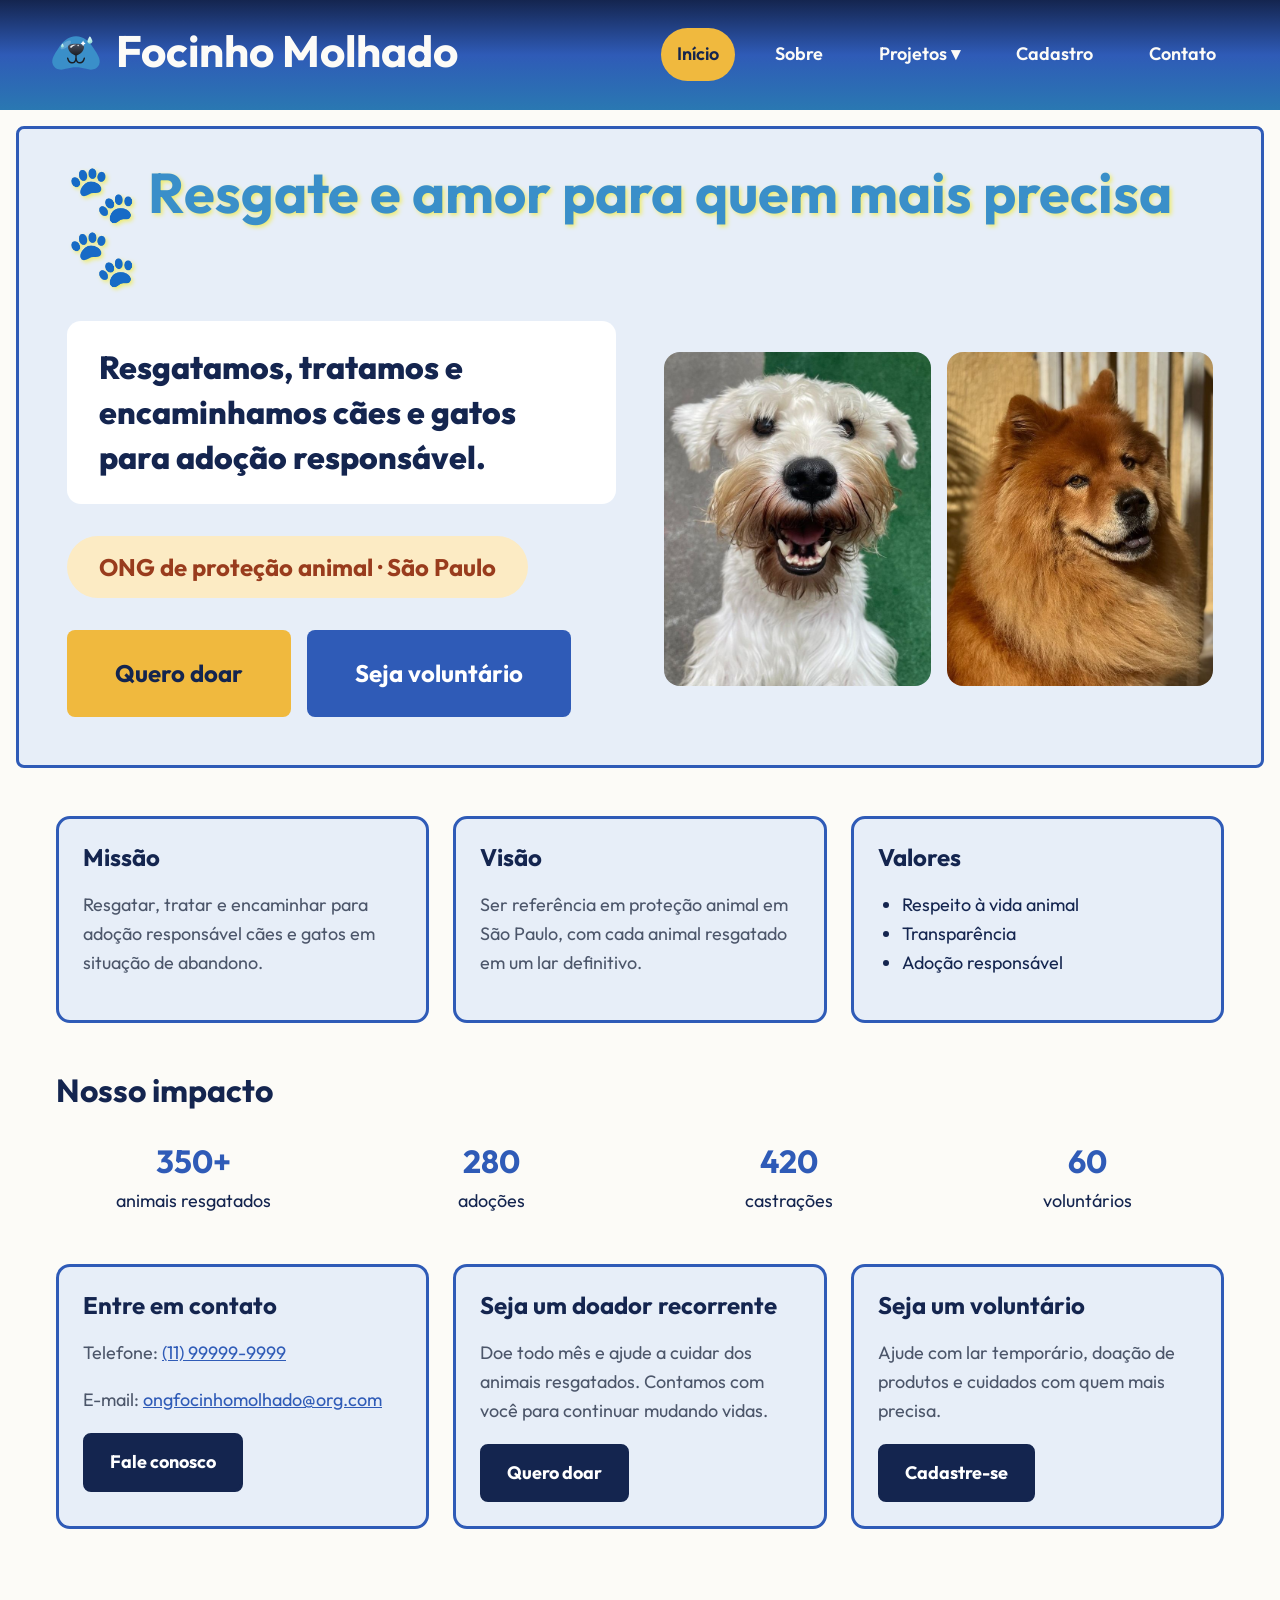
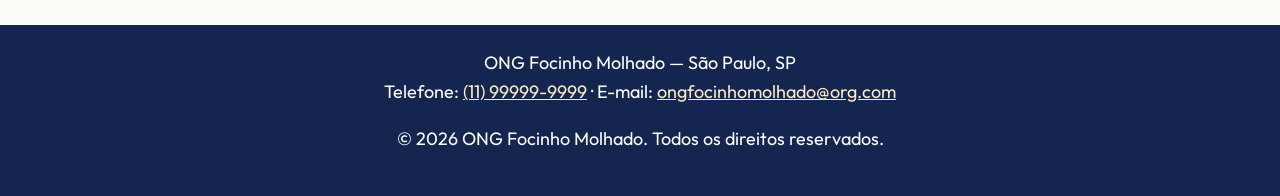
<file: index.html>
<!DOCTYPE html>
<html lang="pt-BR">
<head>
  <meta charset="UTF-8">
  <meta name="viewport" content="width=device-width, initial-scale=1.0">
  <meta name="description" content="ONG Focinho Molhado: resgate, cuidado e adoção de cães e gatos em São Paulo. Conheça nossa missão, seja voluntário ou doador.">
  <title>Início | ONG Focinho Molhado</title>
  <link rel="preconnect" href="https://fonts.googleapis.com">
  <link rel="preconnect" href="https://fonts.gstatic.com" crossorigin>
  <link href="https://fonts.googleapis.com/css2?family=Outfit:wght@400;600;700;800&amp;display=swap" rel="stylesheet">
  <link rel="stylesheet" href="css/style.css">
</head>
<body>
  <a class="pular" href="#conteudo">Pular para o conteúdo</a>

  <header>
    <p class="logo"><a href="index.html"><strong>Focinho Molhado</strong></a></p>
    <button type="button" class="menu-toggle" aria-expanded="false" aria-controls="menu-principal" hidden>☰ Menu</button>
    <nav id="menu-principal" aria-label="Menu principal">
      <ul class="menu__lista">
        <li><a href="index.html" aria-current="page">Início</a></li>
        <li><a href="sobre.html">Sobre</a></li>
        <li class="menu__item--dropdown">
          <a href="projetos.html" aria-haspopup="true">Projetos ▾</a>
          <ul class="submenu">
            <li><a href="projetos.html#resgate">Resgate Seguro</a></li>
            <li><a href="projetos.html#castracao">Castra SP</a></li>
            <li><a href="projetos.html#lar_temp">Lar Temporário</a></li>
            <li><a href="projetos.html#doar">Como Doar</a></li>
          </ul>
        </li>
        <li><a href="cadastro.html">Cadastro</a></li>
        <li><a href="contato.html">Contato</a></li>
      </ul>
    </nav>
  </header>

  <main id="conteudo">

    <section class="hero">
      <h1>🐾 Resgate e amor para quem mais precisa 🐾</h1>

      <div class="hero__texto">
        <p class="hero__descricao">Resgatamos, tratamos e encaminhamos cães e gatos para adoção responsável.</p>
        <span class="hero__selo">ONG de proteção animal · São Paulo</span>
        <div class="hero__botoes">
          <a href="projetos.html#doar" class="btn btn--primario">Quero doar</a>
          <a href="cadastro.html" class="btn btn--secundario">Seja voluntário</a>
        </div>
      </div>

      <div class="hero__fotos">
        <img src="img/inicio_3.jpg" width="900" height="880" alt="Cachorro branco sorrindo após ser resgatado">
        <img src="img/simba_2.jpg" width="900" height="880" alt="Simba, cachorro caramelo adotado pela ONG">
      </div>
    </section>

    <section class="grid secao" aria-label="Quem somos">
      <article class="card col-12 col-md-6 col-lg-4">
        <h2>Missão</h2>
        <p>Resgatar, tratar e encaminhar para adoção responsável cães e gatos em situação de abandono.</p>
      </article>
      <article class="card col-12 col-md-6 col-lg-4">
        <h2>Visão</h2>
        <p>Ser referência em proteção animal em São Paulo, com cada animal resgatado em um lar definitivo.</p>
      </article>
      <article class="card col-12 col-lg-4">
        <h2>Valores</h2>
        <ul class="lista-valores">
          <li>Respeito à vida animal</li>
          <li>Transparência</li>
          <li>Adoção responsável</li>
        </ul>
      </article>
    </section>

    <section class="secao">
      <h2>Nosso impacto</h2>
      <ul class="indicadores grid">
        <li class="col-6 col-md-3"><strong>350+</strong> animais resgatados</li>
        <li class="col-6 col-md-3"><strong>280</strong> adoções</li>
        <li class="col-6 col-md-3"><strong>420</strong> castrações</li>
        <li class="col-6 col-md-3"><strong>60</strong> voluntários</li>
      </ul>
    </section>

    <section class="grid secao" aria-label="Como ajudar">
      <article class="card col-12 col-md-6 col-lg-4">
        <h2>Entre em contato</h2>
        <p>Telefone: <a href="tel:+5511999999999">(11) 99999-9999</a></p>
        <p>E-mail: <a href="mailto:ongfocinhomolhado@org.com">ongfocinhomolhado@org.com</a></p>
        <a class="botao" href="contato.html">Fale conosco</a>
      </article>
      <article class="card col-12 col-md-6 col-lg-4">
        <h2>Seja um doador recorrente</h2>
        <p>Doe todo mês e ajude a cuidar dos animais resgatados. Contamos com você para continuar mudando vidas.</p>
        <a class="botao" href="projetos.html#doar">Quero doar</a>
      </article>
      <article class="card col-12 col-lg-4">
        <h2>Seja um voluntário</h2>
        <p>Ajude com lar temporário, doação de produtos e cuidados com quem mais precisa.</p>
        <a class="botao" href="cadastro.html">Cadastre-se</a>
      </article>
    </section>

  </main>

  <footer>
    <address>
      ONG Focinho Molhado — São Paulo, SP<br>
      Telefone: <a href="tel:+5511999999999">(11) 99999-9999</a> ·
      E-mail: <a href="mailto:ongfocinhomolhado@org.com">ongfocinhomolhado@org.com</a>
    </address>
    <p>&copy; 2026 ONG Focinho Molhado. Todos os direitos reservados.</p>
  </footer>
  <script src="js/menu.js"></script>
</body>
</html>
</file>
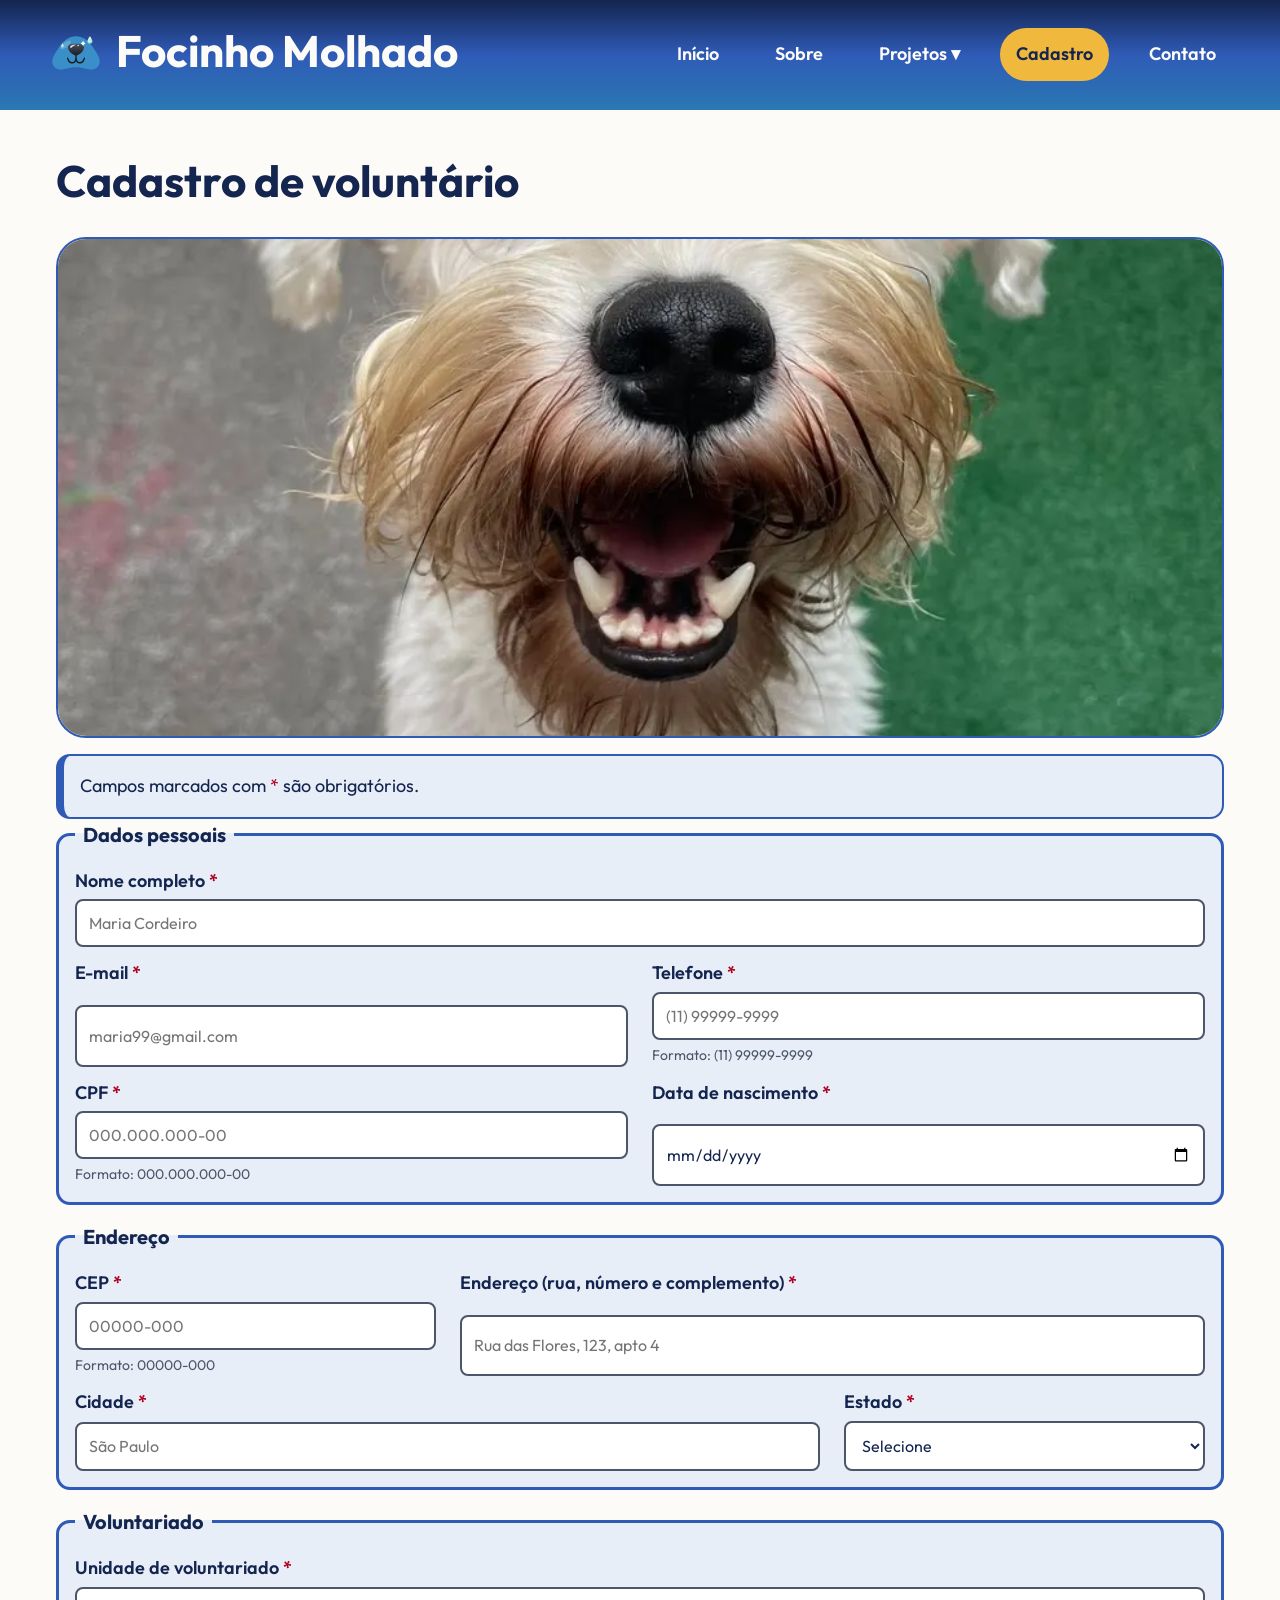
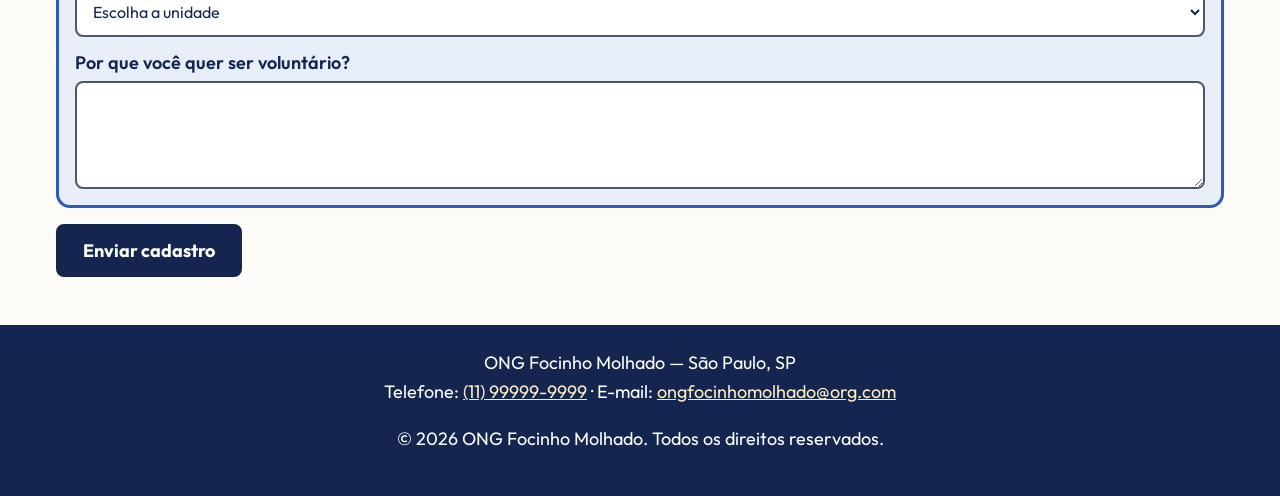
<file: cadastro.html>
<!DOCTYPE html>
<html lang="pt-BR">
<head>
  <meta charset="UTF-8">
  <meta name="viewport" content="width=device-width, initial-scale=1.0">
  <meta name="description" content="Cadastre-se como voluntário da ONG Focinho Molhado.">
  <title>Cadastro | ONG Focinho Molhado</title>
  <link rel="preconnect" href="https://fonts.googleapis.com">
  <link rel="preconnect" href="https://fonts.gstatic.com" crossorigin>
  <link href="https://fonts.googleapis.com/css2?family=Outfit:wght@400;600;700&amp;display=swap" rel="stylesheet">
  <link rel="stylesheet" href="css/style.css">
</head>
<body>
  <a class="pular" href="#conteudo">Pular para o conteúdo</a>

  <header>
    <p class="logo"><a href="index.html"><strong>Focinho Molhado</strong></a></p>
    <button type="button" class="menu-toggle" aria-expanded="false" aria-controls="menu-principal" hidden>☰ Menu</button>
    <nav id="menu-principal" aria-label="Menu principal">
      <ul class="menu__lista">
        <li><a href="index.html">Início</a></li>
        <li><a href="sobre.html">Sobre</a></li>
        <li class="menu__item--dropdown">
          <a href="projetos.html" aria-haspopup="true">Projetos ▾</a>
          <ul class="submenu">
            <li><a href="projetos.html#resgate">Resgate Seguro</a></li>
            <li><a href="projetos.html#castracao">Castra SP</a></li>
            <li><a href="projetos.html#lar_temp">Lar Temporário</a></li>
            <li><a href="projetos.html#doar">Como Doar</a></li>
          </ul>
        </li>
        <li><a href="cadastro.html" aria-current="page">Cadastro</a></li>
        <li><a href="contato.html">Contato</a></li>
      </ul>
    </nav>
  </header>

  <main id="conteudo">

    <h1>Cadastro de voluntário</h1>

    <figure class="foto-pagina">
      <picture>
        <source srcset="img/inicio_3.webp" type="image/webp">
        <img src="img/inicio_3.jpg" alt="Cachorro branco sorrindo, esperando por voluntários" width="900" height="880">
      </picture>
    </figure>

    <div class="alerta alerta--info" role="note">
      <p>Campos marcados com <span class="obrigatorio" aria-hidden="true">*</span> são obrigatórios.</p>
    </div>

    <form action="#" method="post" data-feedback="modal">
      <fieldset>
        <legend>Dados pessoais</legend>

        <div class="campo">
          <label for="nome">Nome completo <span class="obrigatorio" aria-hidden="true">*</span></label>
          <input type="text" id="nome" name="nome" autocomplete="name" minlength="3" maxlength="100" placeholder="Maria Cordeiro" required>
        </div>

        <div class="grid">
          <div class="campo col-12 col-md-6">
            <label for="email">E-mail <span class="obrigatorio" aria-hidden="true">*</span></label>
            <input type="email" id="email" name="email" autocomplete="email" placeholder="maria99@gmail.com" required>
          </div>
          <div class="campo col-12 col-md-6">
            <label for="telefone">Telefone <span class="obrigatorio" aria-hidden="true">*</span></label>
            <input type="tel" id="telefone" name="telefone" autocomplete="tel" inputmode="numeric" data-mascara="telefone" placeholder="(11) 99999-9999" pattern="\(\d{2}\) \d{4,5}-\d{4}" aria-describedby="dica-telefone" required>
            <span id="dica-telefone" class="dica">Formato: (11) 99999-9999</span>
          </div>
        </div>

        <div class="grid">
          <div class="campo col-12 col-md-6">
            <label for="cpf">CPF <span class="obrigatorio" aria-hidden="true">*</span></label>
            <input type="text" id="cpf" name="cpf" inputmode="numeric" data-mascara="cpf" placeholder="000.000.000-00" pattern="\d{3}\.\d{3}\.\d{3}-\d{2}" aria-describedby="dica-cpf" required>
            <span id="dica-cpf" class="dica">Formato: 000.000.000-00</span>
          </div>
          <div class="campo col-12 col-md-6">
            <label for="nascimento">Data de nascimento <span class="obrigatorio" aria-hidden="true">*</span></label>
            <input type="date" id="nascimento" name="nascimento" autocomplete="bday" min="1900-01-01" max="2010-12-31" required>
          </div>
        </div>
      </fieldset>

      <fieldset>
        <legend>Endereço</legend>

        <div class="grid">
          <div class="campo col-12 col-md-4">
            <label for="cep">CEP <span class="obrigatorio" aria-hidden="true">*</span></label>
            <input type="text" id="cep" name="cep" autocomplete="postal-code" inputmode="numeric" data-mascara="cep" placeholder="00000-000" pattern="\d{5}-\d{3}" aria-describedby="dica-cep" required>
            <span id="dica-cep" class="dica">Formato: 00000-000</span>
          </div>
          <div class="campo col-12 col-md-8">
            <label for="endereco">Endereço (rua, número e complemento) <span class="obrigatorio" aria-hidden="true">*</span></label>
            <input type="text" id="endereco" name="endereco" autocomplete="address-line1" placeholder="Rua das Flores, 123, apto 4" required>
          </div>
        </div>

        <div class="grid">
          <div class="campo col-12 col-md-8">
            <label for="cidade">Cidade <span class="obrigatorio" aria-hidden="true">*</span></label>
            <input type="text" id="cidade" name="cidade" autocomplete="address-level2" placeholder="São Paulo" required>
          </div>
          <div class="campo col-12 col-md-4">
            <label for="estado">Estado <span class="obrigatorio" aria-hidden="true">*</span></label>
            <select id="estado" name="estado" autocomplete="address-level1" required>
              <option value="">Selecione</option>
                <option value="AC">AC</option>
                <option value="AL">AL</option>
                <option value="AP">AP</option>
                <option value="AM">AM</option>
                <option value="BA">BA</option>
                <option value="CE">CE</option>
                <option value="DF">DF</option>
                <option value="ES">ES</option>
                <option value="GO">GO</option>
                <option value="MA">MA</option>
                <option value="MT">MT</option>
                <option value="MS">MS</option>
                <option value="MG">MG</option>
                <option value="PA">PA</option>
                <option value="PB">PB</option>
                <option value="PR">PR</option>
                <option value="PE">PE</option>
                <option value="PI">PI</option>
                <option value="RJ">RJ</option>
                <option value="RN">RN</option>
                <option value="RS">RS</option>
                <option value="RO">RO</option>
                <option value="RR">RR</option>
                <option value="SC">SC</option>
                <option value="SP">SP</option>
                <option value="SE">SE</option>
                <option value="TO">TO</option>
            </select>
          </div>
        </div>
      </fieldset>

      <fieldset>
        <legend>Voluntariado</legend>

        <div class="campo">
          <label for="unidade">Unidade de voluntariado <span class="obrigatorio" aria-hidden="true">*</span></label>
          <select id="unidade" name="unidade" required>
            <option value="">Escolha a unidade</option>
            <option value="sp1">Unidade SP 1</option>
            <option value="sp2">Unidade SP 2</option>
            <option value="sp3">Unidade SP 3</option>
          </select>
        </div>

        <div class="campo">
          <label for="mensagem">Por que você quer ser voluntário?</label>
          <textarea id="mensagem" name="mensagem" rows="4" maxlength="500"></textarea>
        </div>
      </fieldset>

      <div>
        <button type="submit" class="botao">Enviar cadastro</button>
      </div>
    </form>

  </main>

  <dialog class="modal" id="modal-cadastro" aria-labelledby="modal-titulo">
    <h2 id="modal-titulo">Cadastro validado</h2>
    <p>Seus dados passaram na validação do formulário. O envio ao servidor será implementado nas próximas entregas.</p>
    <button type="button" class="botao" data-fechar-modal>Fechar</button>
  </dialog>

  <footer>
    <address>
      ONG Focinho Molhado — São Paulo, SP<br>
      Telefone: <a href="tel:+5511999999999">(11) 99999-9999</a> ·
      E-mail: <a href="mailto:ongfocinhomolhado@org.com">ongfocinhomolhado@org.com</a>
    </address>
    <p>&copy; 2026 ONG Focinho Molhado. Todos os direitos reservados.</p>
  </footer>
  <script src="js/mascaras.js"></script>
  <script src="js/feedback.js"></script>
  <script src="js/menu.js"></script>
</body>
</html>
</file>
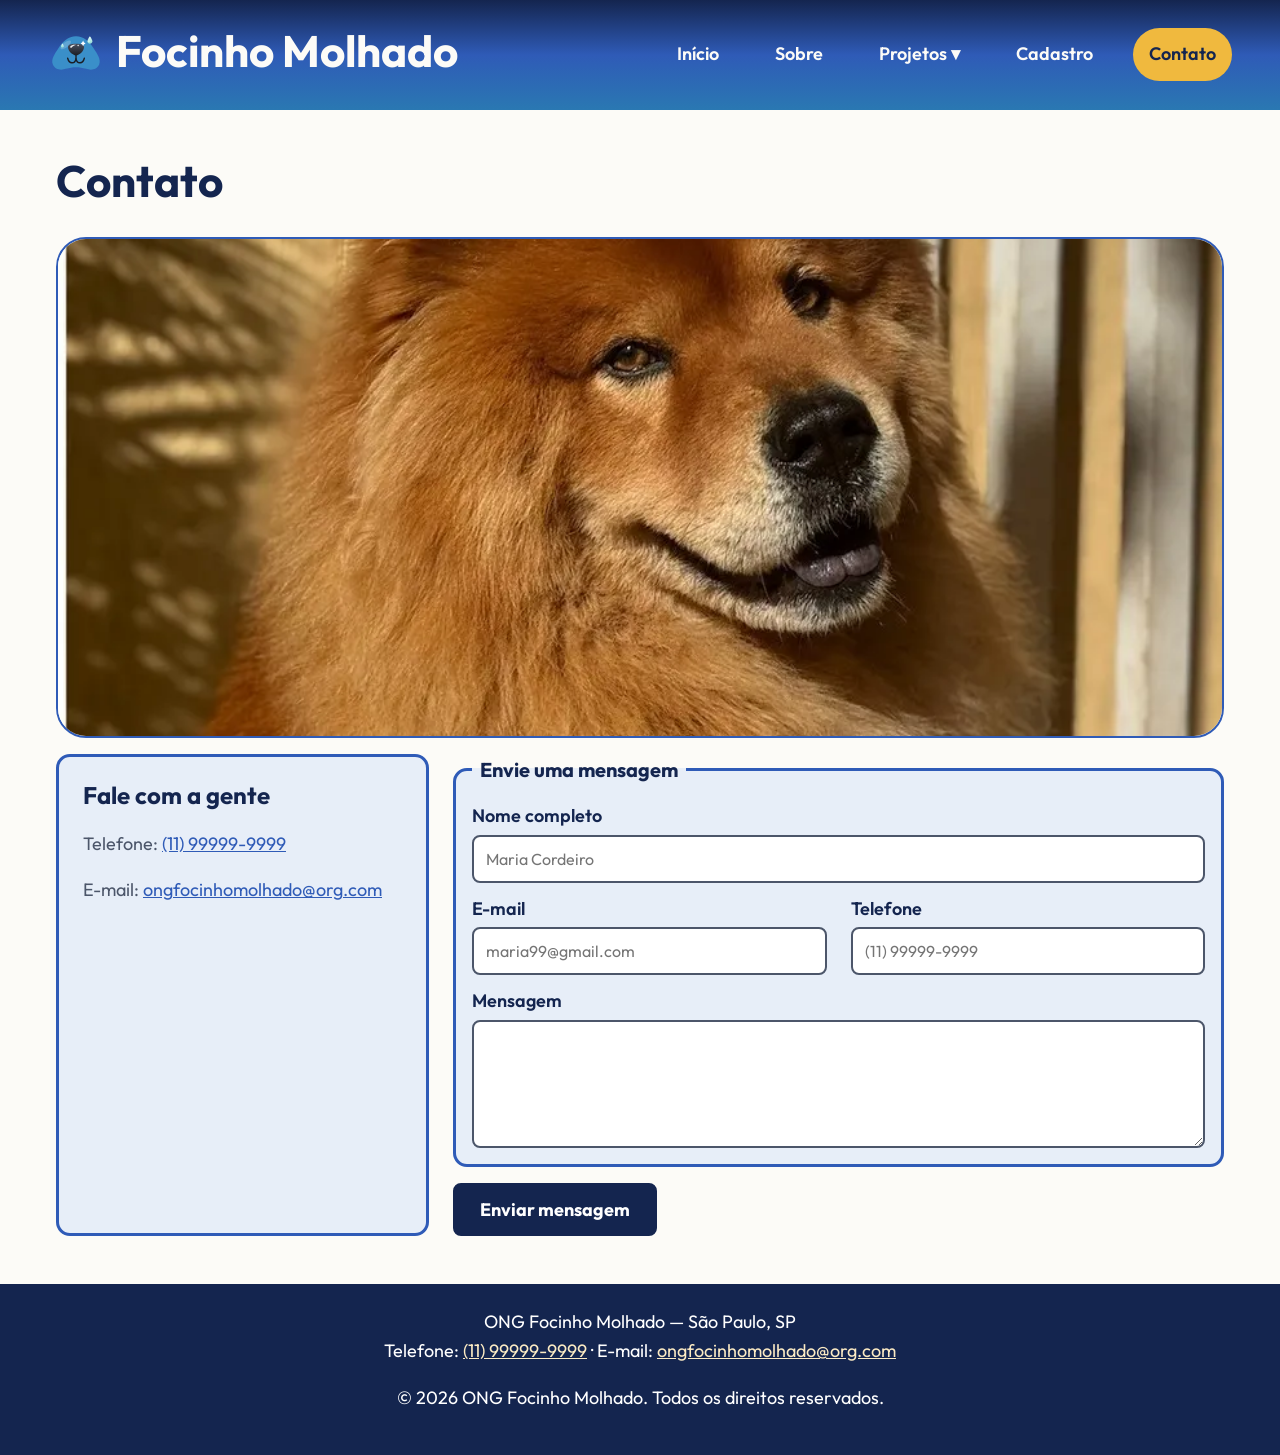
<file: contato.html>
<!DOCTYPE html>
<html lang="pt-BR">
<head>
  <meta charset="UTF-8">
  <meta name="viewport" content="width=device-width, initial-scale=1.0">
  <meta name="description" content="Fale com a ONG Focinho Molhado: telefone, e-mail e formulário de contato.">
  <title>Contato | ONG Focinho Molhado</title>
  <link rel="preconnect" href="https://fonts.googleapis.com">
  <link rel="preconnect" href="https://fonts.gstatic.com" crossorigin>
  <link href="https://fonts.googleapis.com/css2?family=Outfit:wght@400;600;700&amp;display=swap" rel="stylesheet">
  <link rel="stylesheet" href="css/style.css">
</head>
<body>
  <a class="pular" href="#conteudo">Pular para o conteúdo</a>

  <header>
    <p class="logo"><a href="index.html"><strong>Focinho Molhado</strong></a></p>
    <button type="button" class="menu-toggle" aria-expanded="false" aria-controls="menu-principal" hidden>☰ Menu</button>
    <nav id="menu-principal" aria-label="Menu principal">
      <ul class="menu__lista">
        <li><a href="index.html">Início</a></li>
        <li><a href="sobre.html">Sobre</a></li>
        <li class="menu__item--dropdown">
          <a href="projetos.html" aria-haspopup="true">Projetos ▾</a>
          <ul class="submenu">
            <li><a href="projetos.html#resgate">Resgate Seguro</a></li>
            <li><a href="projetos.html#castracao">Castra SP</a></li>
            <li><a href="projetos.html#lar_temp">Lar Temporário</a></li>
            <li><a href="projetos.html#doar">Como Doar</a></li>
          </ul>
        </li>
        <li><a href="cadastro.html">Cadastro</a></li>
        <li><a href="contato.html" aria-current="page">Contato</a></li>
      </ul>
    </nav>
  </header>

  <main id="conteudo">

    <h1>Contato</h1>

    <figure class="foto-pagina">
      <picture>
        <source srcset="img/simba_2.webp" type="image/webp">
        <img src="img/simba_2.jpg" alt="Simba, cachorro caramelo, olhando para a câmera" width="900" height="880">
      </picture>
    </figure>

    <div class="grid">
      <section class="card col-12 col-lg-4">
        <h2>Fale com a gente</h2>
        <p>Telefone: <a href="tel:+5511999999999">(11) 99999-9999</a></p>
        <p>E-mail: <a href="mailto:ongfocinhomolhado@org.com">ongfocinhomolhado@org.com</a></p>
      </section>

      <form class="col-12 col-lg-8" action="#" method="post" data-feedback="toast">
        <fieldset>
          <legend>Envie uma mensagem</legend>

          <div class="campo">
            <label for="nome">Nome completo</label>
            <input type="text" id="nome" name="nome" autocomplete="name" placeholder="Maria Cordeiro" required>
          </div>

          <div class="grid">
            <div class="campo col-12 col-md-6">
              <label for="email">E-mail</label>
              <input type="email" id="email" name="email" autocomplete="email" placeholder="maria99@gmail.com" required>
            </div>
            <div class="campo col-12 col-md-6">
              <label for="telefone">Telefone</label>
              <input type="tel" id="telefone" name="telefone" autocomplete="tel" inputmode="numeric" data-mascara="telefone" placeholder="(11) 99999-9999" pattern="\(\d{2}\) \d{4,5}-\d{4}">
            </div>
          </div>

          <div class="campo">
            <label for="mensagem">Mensagem</label>
            <textarea id="mensagem" name="mensagem" rows="5" required></textarea>
          </div>
        </fieldset>

        <div>
          <button type="submit" class="botao">Enviar mensagem</button>
        </div>
      </form>
    </div>

  </main>

  <footer>
    <address>
      ONG Focinho Molhado — São Paulo, SP<br>
      Telefone: <a href="tel:+5511999999999">(11) 99999-9999</a> ·
      E-mail: <a href="mailto:ongfocinhomolhado@org.com">ongfocinhomolhado@org.com</a>
    </address>
    <p>&copy; 2026 ONG Focinho Molhado. Todos os direitos reservados.</p>
  </footer>
  <script src="js/mascaras.js"></script>
  <script src="js/feedback.js"></script>
  <script src="js/menu.js"></script>
</body>
</html>
</file>
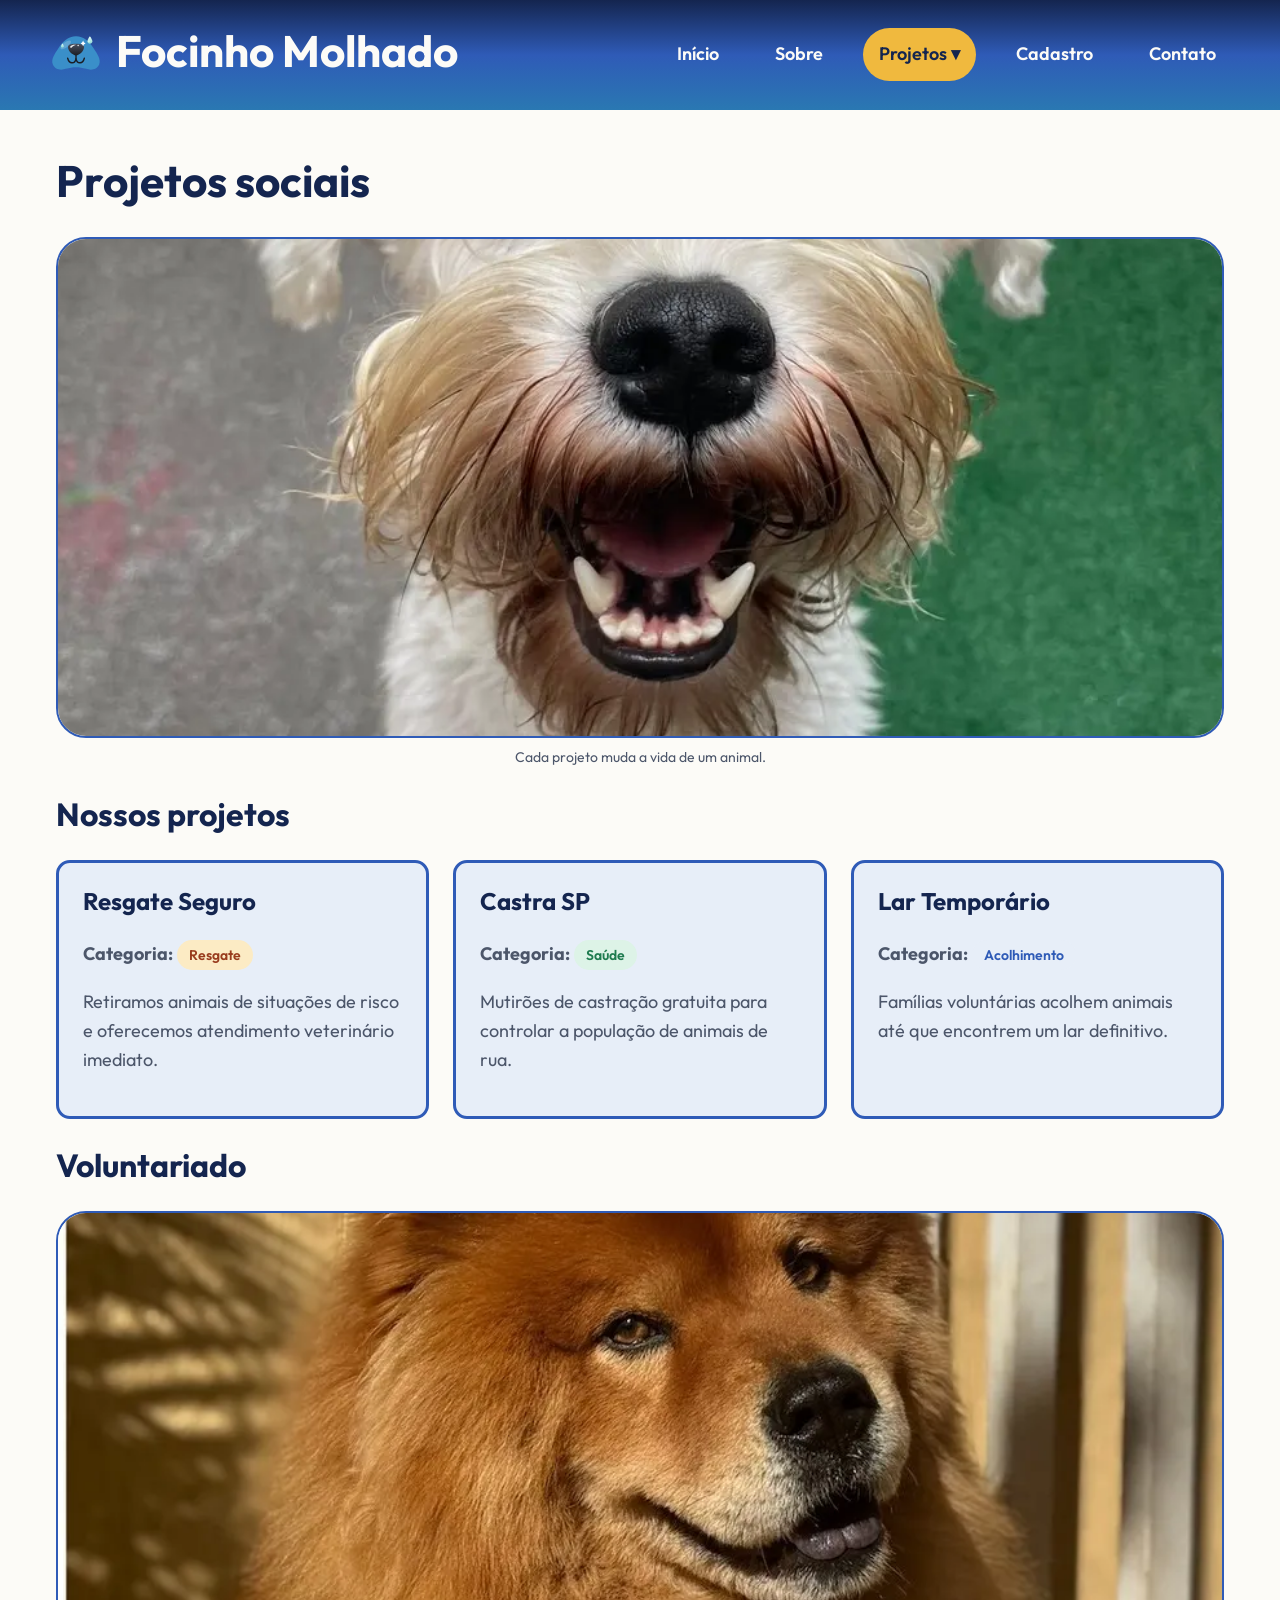
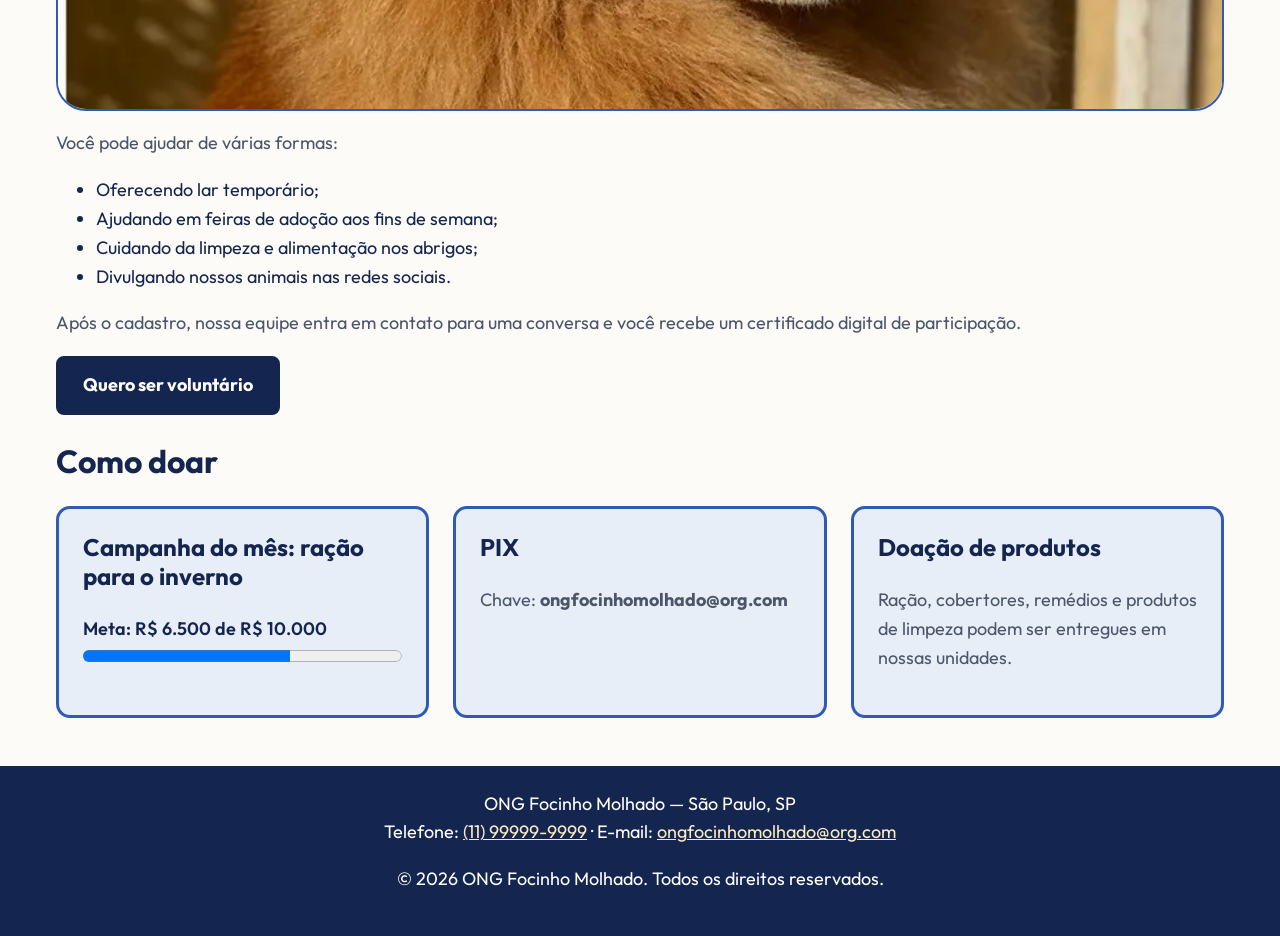
<file: projetos.html>
<!DOCTYPE html>
<html lang="pt-BR">
<head>
  <meta charset="UTF-8">
  <meta name="viewport" content="width=device-width, initial-scale=1.0">
  <meta name="description" content="Projetos sociais da ONG Focinho Molhado: resgate, castração e lar temporário. Saiba como ser voluntário e como doar.">
  <title>Projetos | ONG Focinho Molhado</title>
  <link rel="preconnect" href="https://fonts.googleapis.com">
  <link rel="preconnect" href="https://fonts.gstatic.com" crossorigin>
  <link href="https://fonts.googleapis.com/css2?family=Outfit:wght@400;600;700&amp;display=swap" rel="stylesheet">
  <link rel="stylesheet" href="css/style.css">
</head>
<body>
  <a class="pular" href="#conteudo">Pular para o conteúdo</a>

  <header>
    <p class="logo"><a href="index.html"><strong>Focinho Molhado</strong></a></p>
    <button type="button" class="menu-toggle" aria-expanded="false" aria-controls="menu-principal" hidden>☰ Menu</button>
    <nav id="menu-principal" aria-label="Menu principal">
      <ul class="menu__lista">
        <li><a href="index.html">Início</a></li>
        <li><a href="sobre.html">Sobre</a></li>
        <li class="menu__item--dropdown">
          <a href="projetos.html" aria-haspopup="true" aria-current="page">Projetos ▾</a>
          <ul class="submenu">
            <li><a href="projetos.html#resgate">Resgate Seguro</a></li>
            <li><a href="projetos.html#castracao">Castra SP</a></li>
            <li><a href="projetos.html#lar_temp">Lar Temporário</a></li>
            <li><a href="projetos.html#doar">Como Doar</a></li>
          </ul>
        </li>
        <li><a href="cadastro.html">Cadastro</a></li>
        <li><a href="contato.html">Contato</a></li>
      </ul>
    </nav>
  </header>

  <main id="conteudo">

    <h1>Projetos sociais</h1>

    <figure class="foto-pagina">
      <picture>
        <source srcset="img/inicio_3.webp" type="image/webp">
        <img src="img/inicio_3.jpg" alt="Cachorro branco sorrindo após ser resgatado" width="900" height="880">
      </picture>
      <figcaption>Cada projeto muda a vida de um animal.</figcaption>
    </figure>

    <section>
      <h2>Nossos projetos</h2>
      <div class="cards">
        <article class="card" id="resgate">
          <h3>Resgate Seguro</h3>
          <p><strong>Categoria:</strong> <span class="badge">Resgate</span></p>
          <p>Retiramos animais de situações de risco e oferecemos atendimento veterinário imediato.</p>
        </article>
        <article class="card" id="castracao">
          <h3>Castra SP</h3>
          <p><strong>Categoria:</strong> <span class="badge badge--sucesso">Saúde</span></p>
          <p>Mutirões de castração gratuita para controlar a população de animais de rua.</p>
        </article>
        <article class="card" id="lar_temp">
          <h3>Lar Temporário</h3>
          <p><strong>Categoria:</strong> <span class="badge badge--info">Acolhimento</span></p>
          <p>Famílias voluntárias acolhem animais até que encontrem um lar definitivo.</p>
        </article>
      </div>
    </section>

    <section id="voluntariado">
      <h2>Voluntariado</h2>
    <figure class="foto-pagina">
      <picture>
        <source srcset="img/simba_2.webp" type="image/webp">
        <img src="img/simba_2.jpg" alt="Voluntária brincando com Simba, cachorro caramelo" width="900" height="880" loading="lazy">
      </picture>
    </figure>
      <p>Você pode ajudar de várias formas:</p>
      <ul>
        <li>Oferecendo lar temporário;</li>
        <li>Ajudando em feiras de adoção aos fins de semana;</li>
        <li>Cuidando da limpeza e alimentação nos abrigos;</li>
        <li>Divulgando nossos animais nas redes sociais.</li>
      </ul>
      <p>Após o cadastro, nossa equipe entra em contato para uma conversa e você recebe um certificado digital de participação.</p>
      <a class="botao" href="cadastro.html">Quero ser voluntário</a>
    </section>

    <section id="doar">
      <h2>Como doar</h2>
      <div class="cards">
        <article class="card">
          <h3>Campanha do mês: ração para o inverno</h3>
          <label for="meta">Meta: R$ 6.500 de R$ 10.000</label>
          <progress id="meta" class="progresso" max="10000" value="6500">65%</progress>
        </article>
        <article class="card">
          <h3>PIX</h3>
          <p>Chave: <strong>ongfocinhomolhado@org.com</strong></p>
        </article>
        <article class="card">
          <h3>Doação de produtos</h3>
          <p>Ração, cobertores, remédios e produtos de limpeza podem ser entregues em nossas unidades.</p>
        </article>
      </div>
    </section>
  </main>

  <footer>
    <address>
      ONG Focinho Molhado — São Paulo, SP<br>
      Telefone: <a href="tel:+5511999999999">(11) 99999-9999</a> ·
      E-mail: <a href="mailto:ongfocinhomolhado@org.com">ongfocinhomolhado@org.com</a>
    </address>
    <p>&copy; 2026 ONG Focinho Molhado. Todos os direitos reservados.</p>
  </footer>

  <script src="js/menu.js"></script>
</body>
</html>
</file>
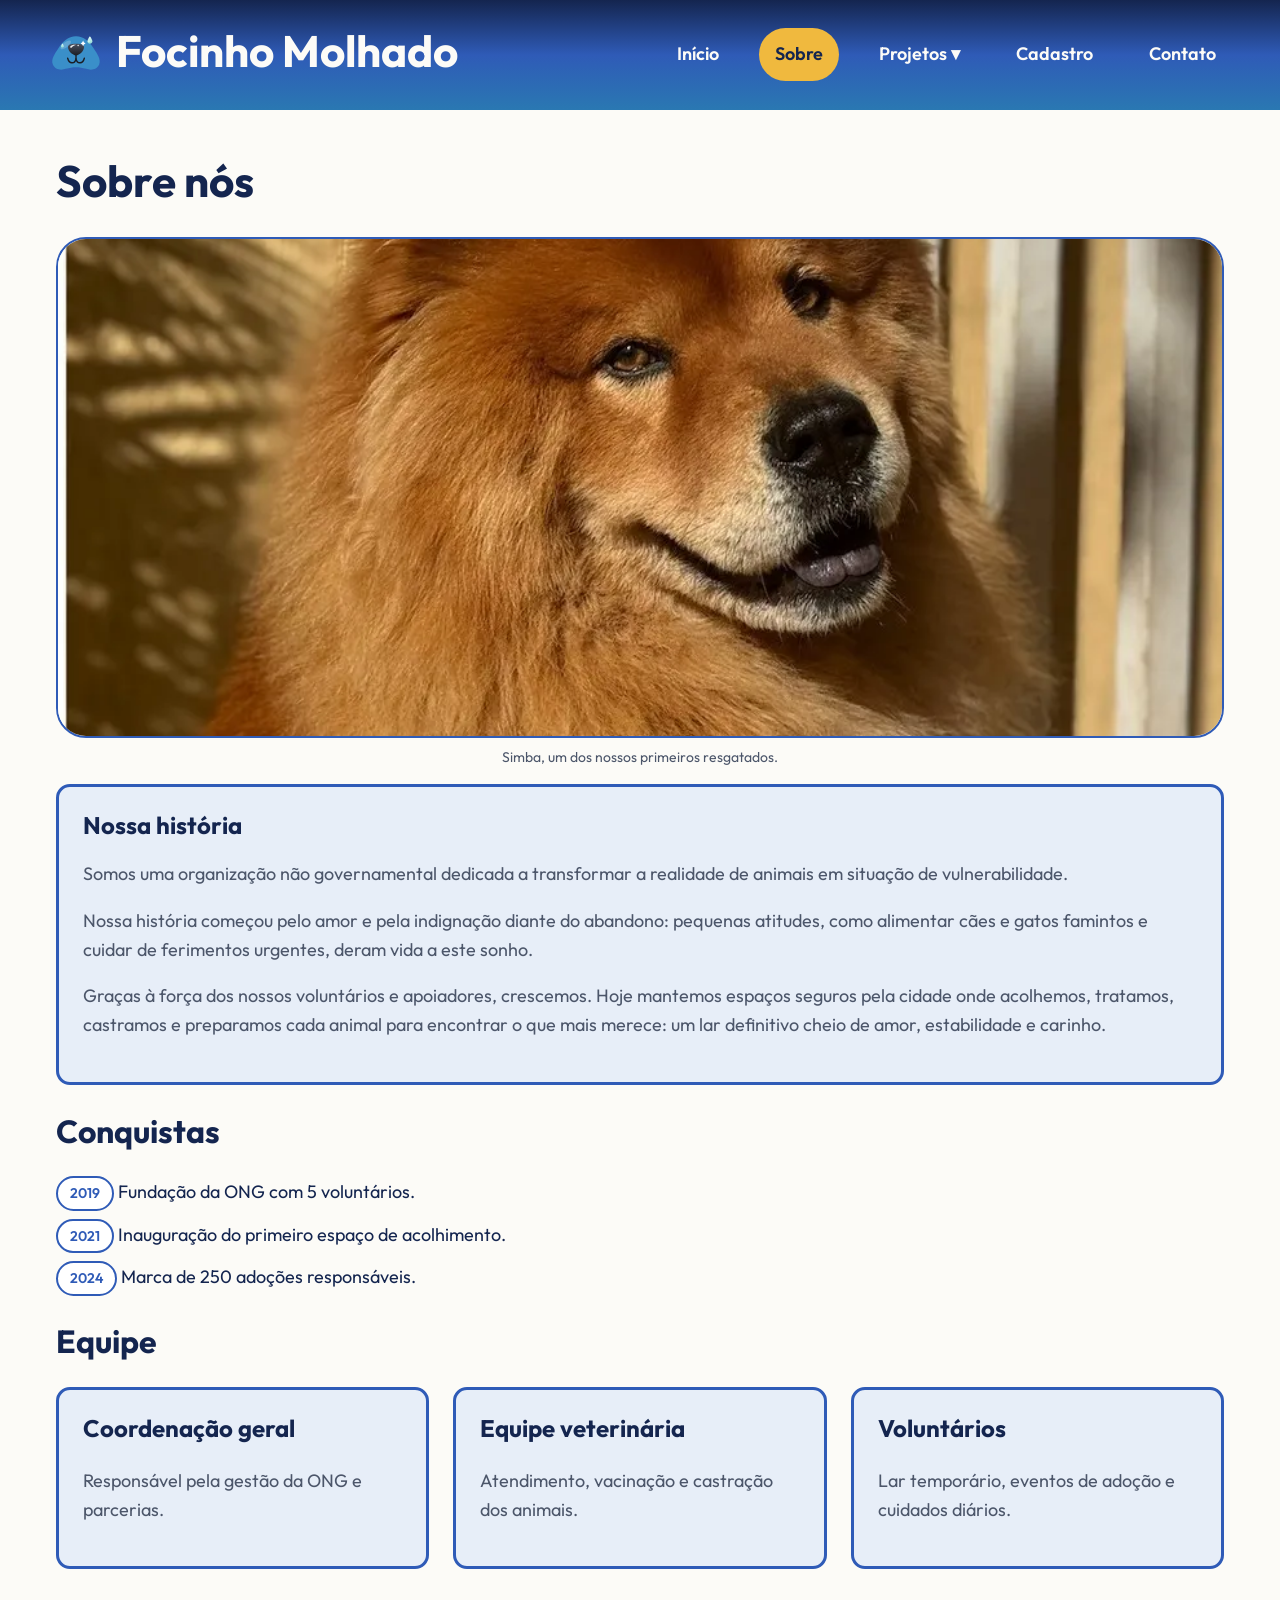
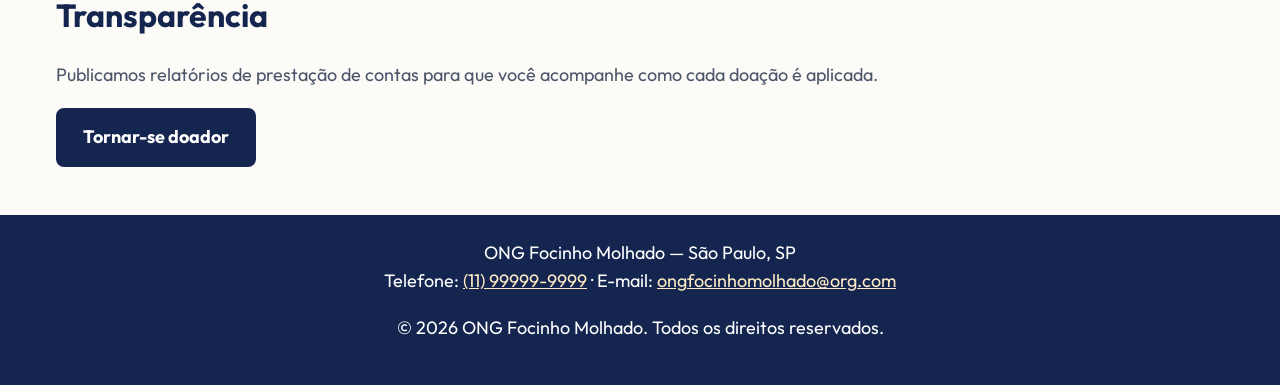
<file: sobre.html>
<!DOCTYPE html>
<html lang="pt-BR">
<head>
  <meta charset="UTF-8">
  <meta name="viewport" content="width=device-width, initial-scale=1.0">
  <meta name="description" content="Conheça a história, as conquistas e a equipe da ONG Focinho Molhado.">
  <title>Sobre nós | ONG Focinho Molhado</title>
  <link rel="preconnect" href="https://fonts.googleapis.com">
  <link rel="preconnect" href="https://fonts.gstatic.com" crossorigin>
  <link href="https://fonts.googleapis.com/css2?family=Outfit:wght@400;600;700&amp;display=swap" rel="stylesheet">
  <link rel="stylesheet" href="css/style.css">
</head>
<body>
  <a class="pular" href="#conteudo">Pular para o conteúdo</a>

  <header>
    <p class="logo"><a href="index.html"><strong>Focinho Molhado</strong></a></p>
    <button type="button" class="menu-toggle" aria-expanded="false" aria-controls="menu-principal" hidden>☰ Menu</button>
    <nav id="menu-principal" aria-label="Menu principal">
      <ul class="menu__lista">
        <li><a href="index.html">Início</a></li>
        <li><a href="sobre.html" aria-current="page">Sobre</a></li>
        <li class="menu__item--dropdown">
          <a href="projetos.html" aria-haspopup="true">Projetos ▾</a>
          <ul class="submenu">
            <li><a href="projetos.html#resgate">Resgate Seguro</a></li>
            <li><a href="projetos.html#castracao">Castra SP</a></li>
            <li><a href="projetos.html#lar_temp">Lar Temporário</a></li>
            <li><a href="projetos.html#doar">Como Doar</a></li>
          </ul>
        </li>
        <li><a href="cadastro.html">Cadastro</a></li>
        <li><a href="contato.html">Contato</a></li>
      </ul>
    </nav>
  </header>

  <main id="conteudo">

    <h1>Sobre nós</h1>

    <figure class="foto-pagina">
      <picture>
        <source srcset="img/simba_2.webp" type="image/webp">
        <img src="img/simba_2.jpg" alt="Simba, cachorro caramelo, um dos primeiros resgatados da ONG" width="900" height="880" loading="lazy">
      </picture>
      <figcaption>Simba, um dos nossos primeiros resgatados.</figcaption>
    </figure>

    <section class="card">
      <h2>Nossa história</h2>
      <p>Somos uma organização não governamental dedicada a transformar a realidade de animais em situação de vulnerabilidade.</p>
      <p>Nossa história começou pelo amor e pela indignação diante do abandono: pequenas atitudes, como alimentar cães e gatos famintos e cuidar de ferimentos urgentes, deram vida a este sonho.</p>
      <p>Graças à força dos nossos voluntários e apoiadores, crescemos. Hoje mantemos espaços seguros pela cidade onde acolhemos, tratamos, castramos e preparamos cada animal para encontrar o que mais merece: um lar definitivo cheio de amor, estabilidade e carinho.</p>
    </section>

    <section>
      <h2>Conquistas</h2>
      <ul class="conquistas">
        <li><span class="tag">2019</span> Fundação da ONG com 5 voluntários.</li>
        <li><span class="tag">2021</span> Inauguração do primeiro espaço de acolhimento.</li>
        <li><span class="tag">2024</span> Marca de 250 adoções responsáveis.</li>
      </ul>
    </section>

    <section>
      <h2>Equipe</h2>
      <div class="cards">
        <article class="card">
          <h3>Coordenação geral</h3>
          <p>Responsável pela gestão da ONG e parcerias.</p>
        </article>
        <article class="card">
          <h3>Equipe veterinária</h3>
          <p>Atendimento, vacinação e castração dos animais.</p>
        </article>
        <article class="card">
          <h3>Voluntários</h3>
          <p>Lar temporário, eventos de adoção e cuidados diários.</p>
        </article>
      </div>
    </section>

    <section>
      <h2>Transparência</h2>
      <p>Publicamos relatórios de prestação de contas para que você acompanhe como cada doação é aplicada.</p>
      <a class="botao" href="projetos.html#doar">Tornar-se doador</a>
    </section>
  </main>

  <footer>
    <address>
      ONG Focinho Molhado — São Paulo, SP<br>
      Telefone: <a href="tel:+5511999999999">(11) 99999-9999</a> ·
      E-mail: <a href="mailto:ongfocinhomolhado@org.com">ongfocinhomolhado@org.com</a>
    </address>
    <p>&copy; 2026 ONG Focinho Molhado. Todos os direitos reservados.</p>
  </footer>

  <script src="js/menu.js"></script>
</body>
</html>
</file>
<file: css/style.css>
/* ==========================================================
   Focinho Molhado — folha de estilo principal (só importa os módulos)
   Abordagem mobile-first.

   base/        variáveis (design system) e estilos globais
   layout/      grid de 12 colunas, cabeçalho, conteúdo, rodapé
   components/  menu, botões, cards, formulários, badges, feedback...
   ========================================================== */

@import url("base/variaveis.css");
@import url("base/reset.css");

@import url("layout/grid.css");
@import url("layout/cabecalho.css");
@import url("layout/conteudo.css");
@import url("layout/rodape.css");

@import url("components/menu.css");
@import url("components/botoes.css");
@import url("components/cards.css");
@import url("components/badges.css");
@import url("components/formularios.css");
@import url("components/feedback.css");
@import url("components/indicadores.css");
@import url("components/hero.css");
</file>
